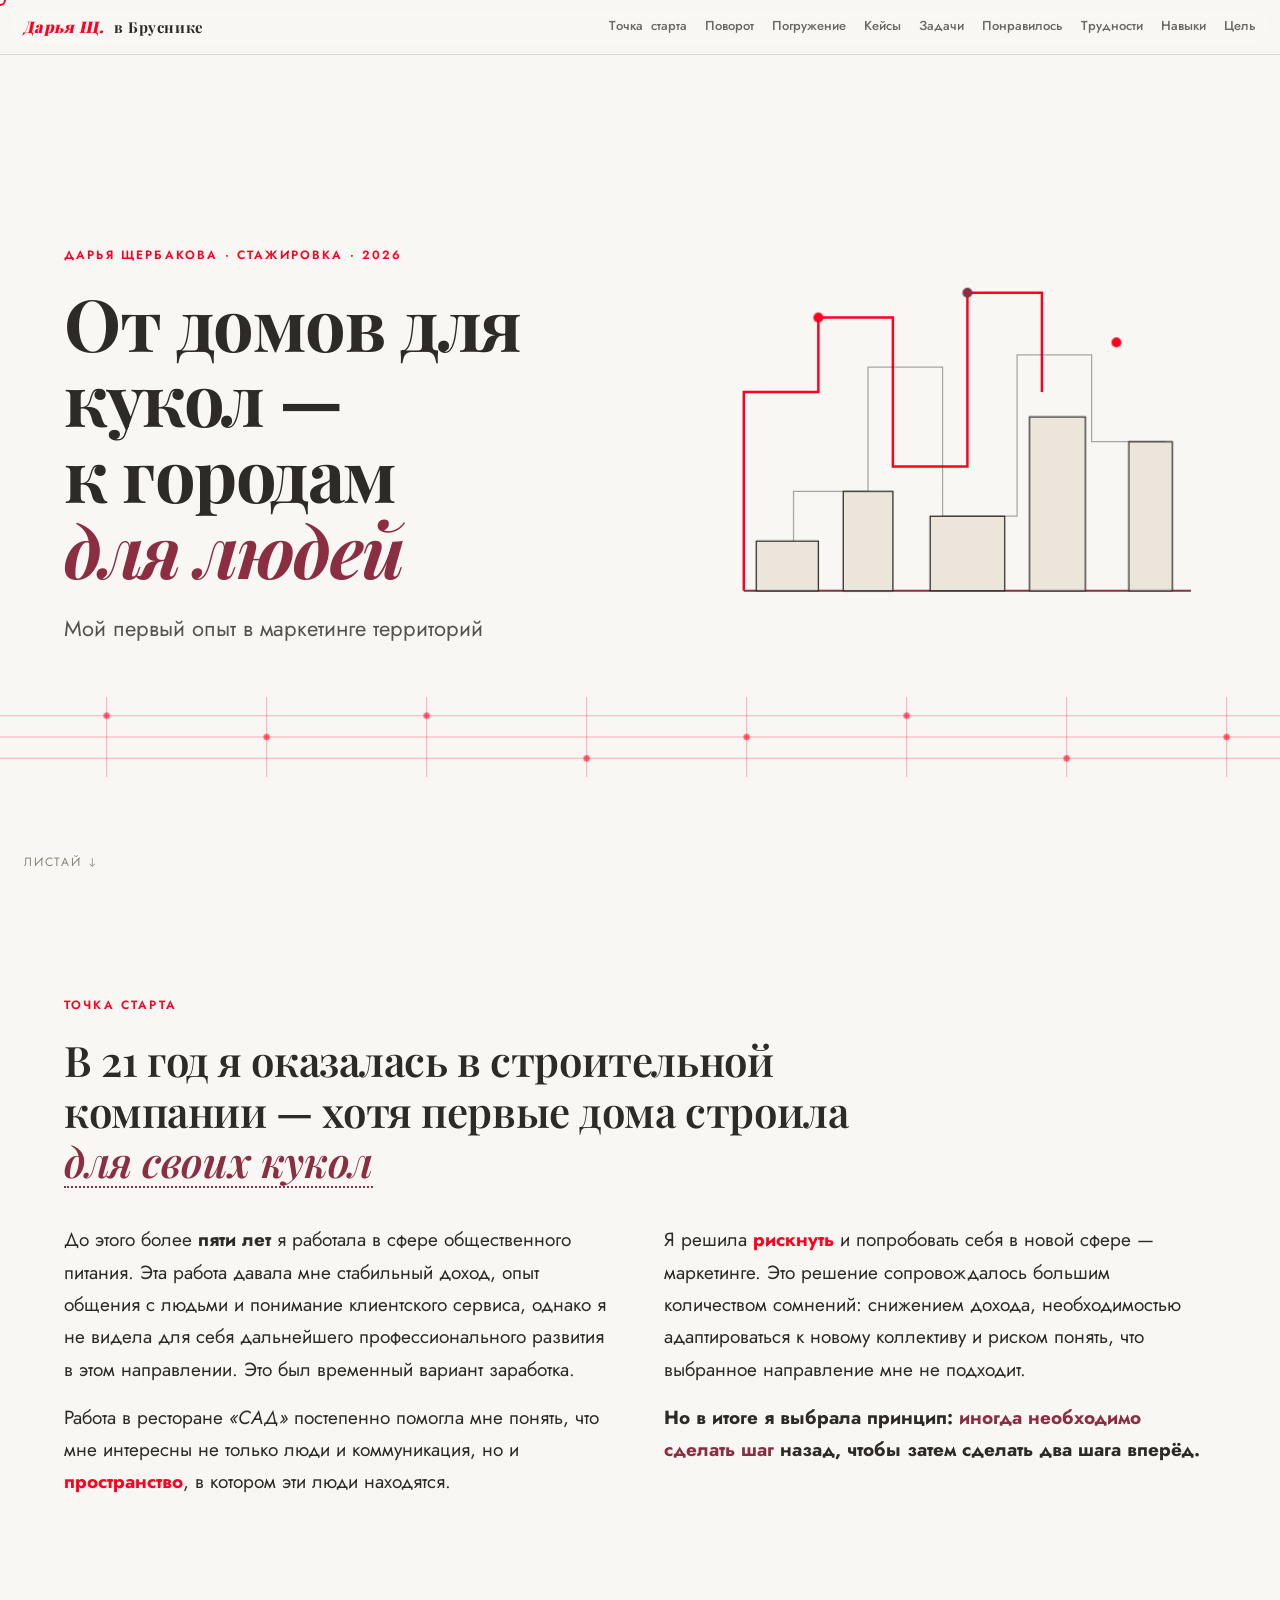
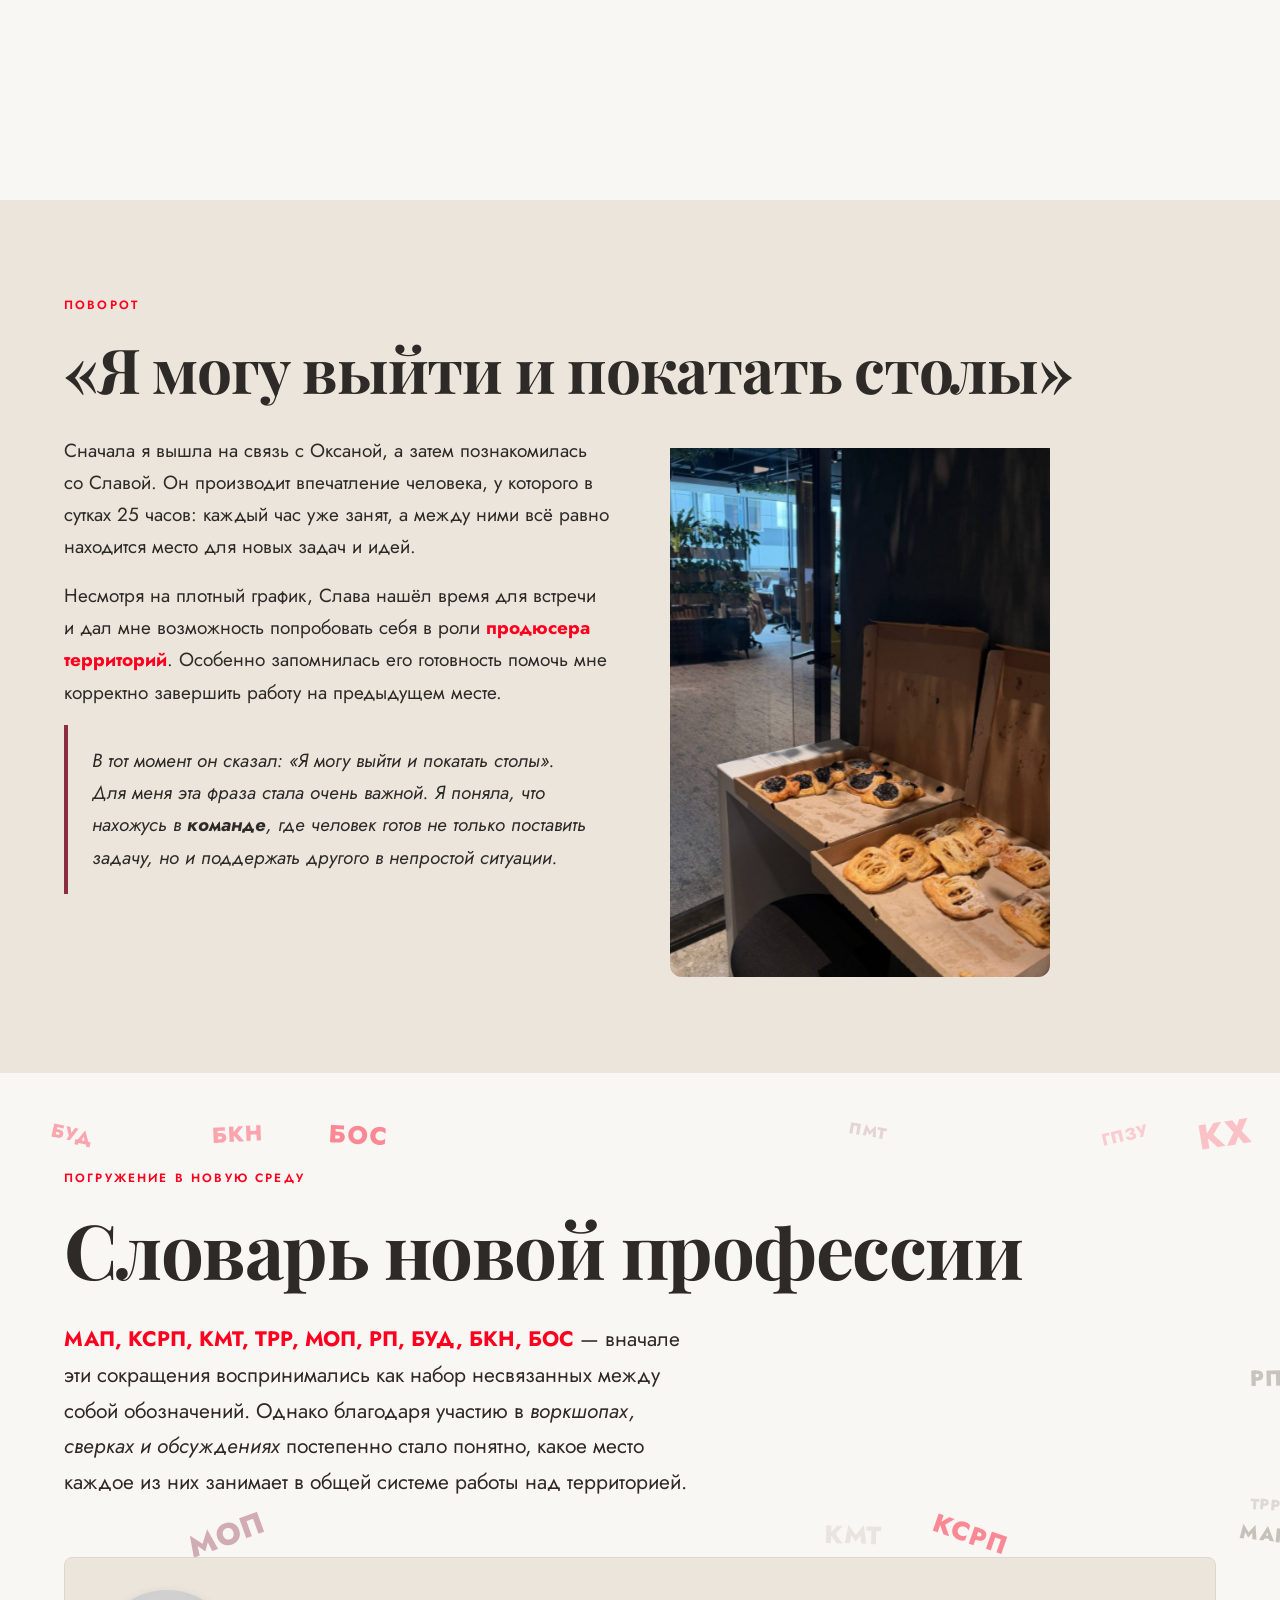
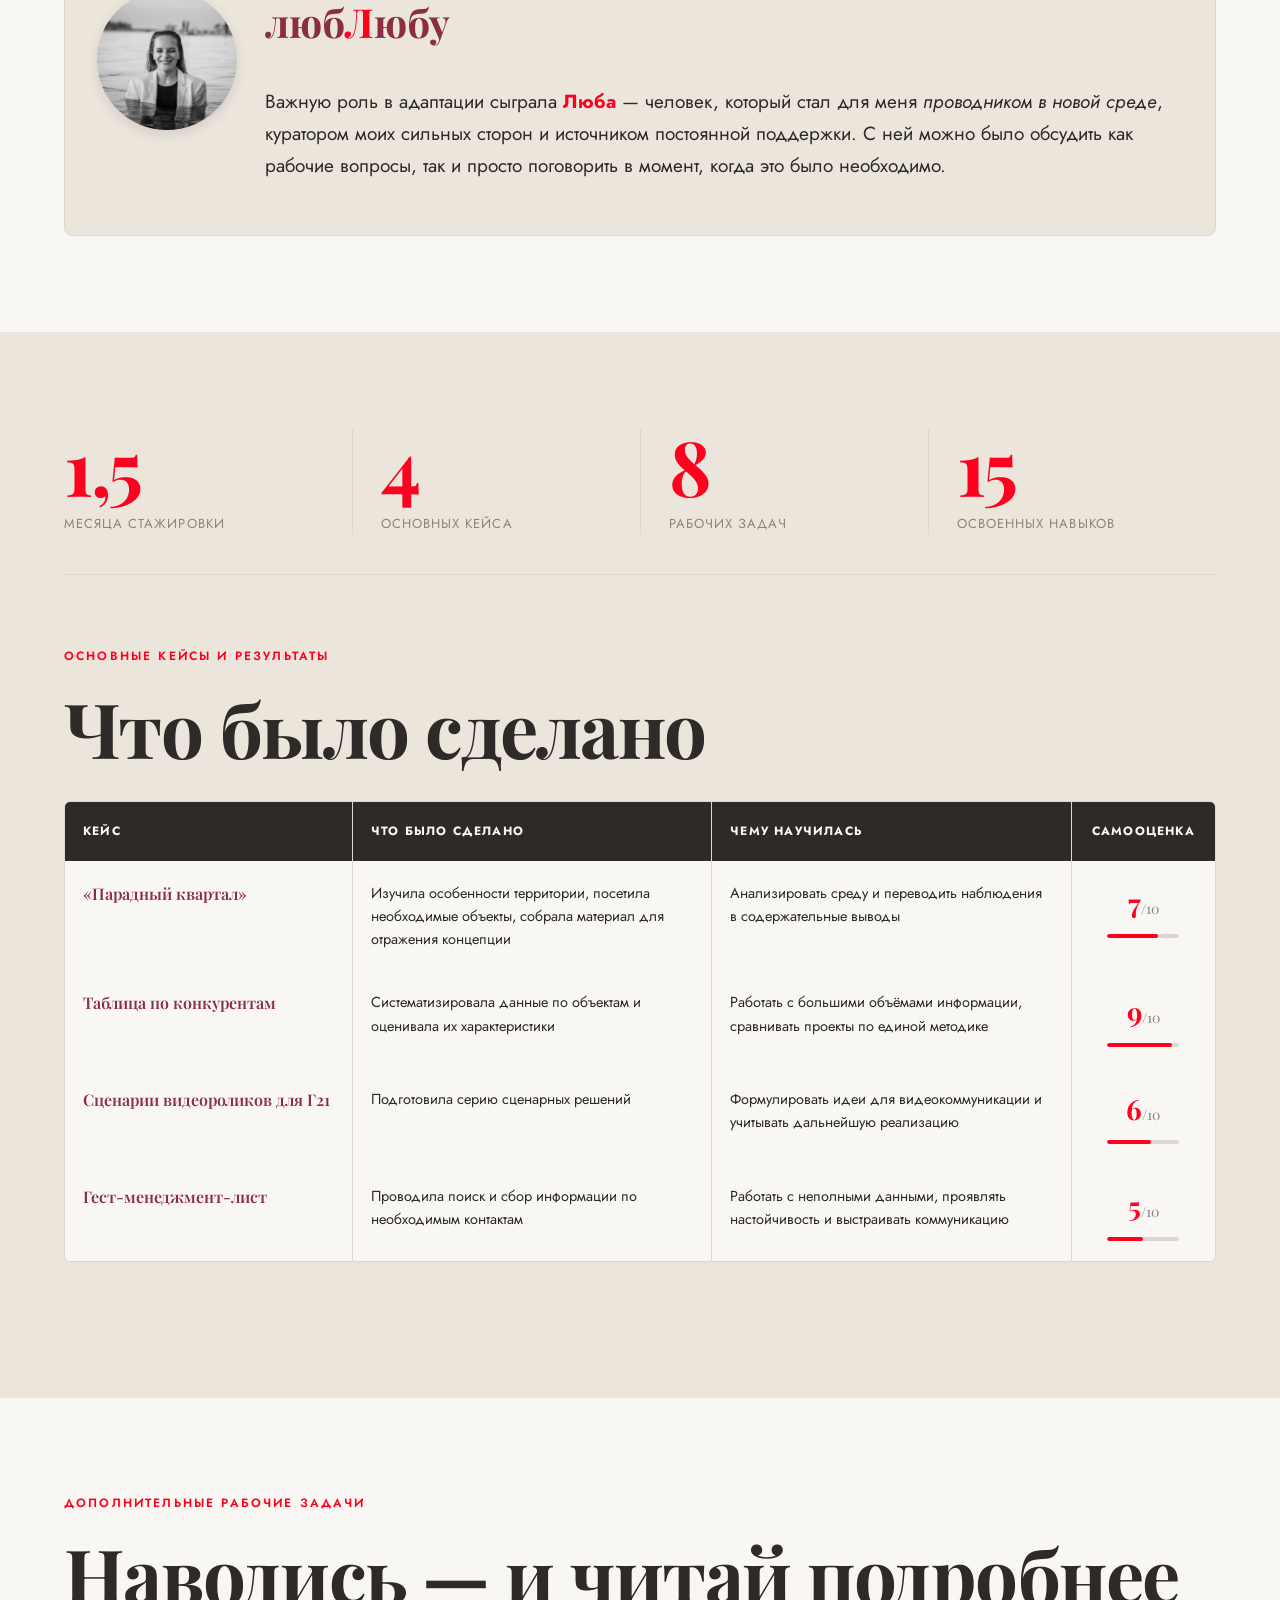
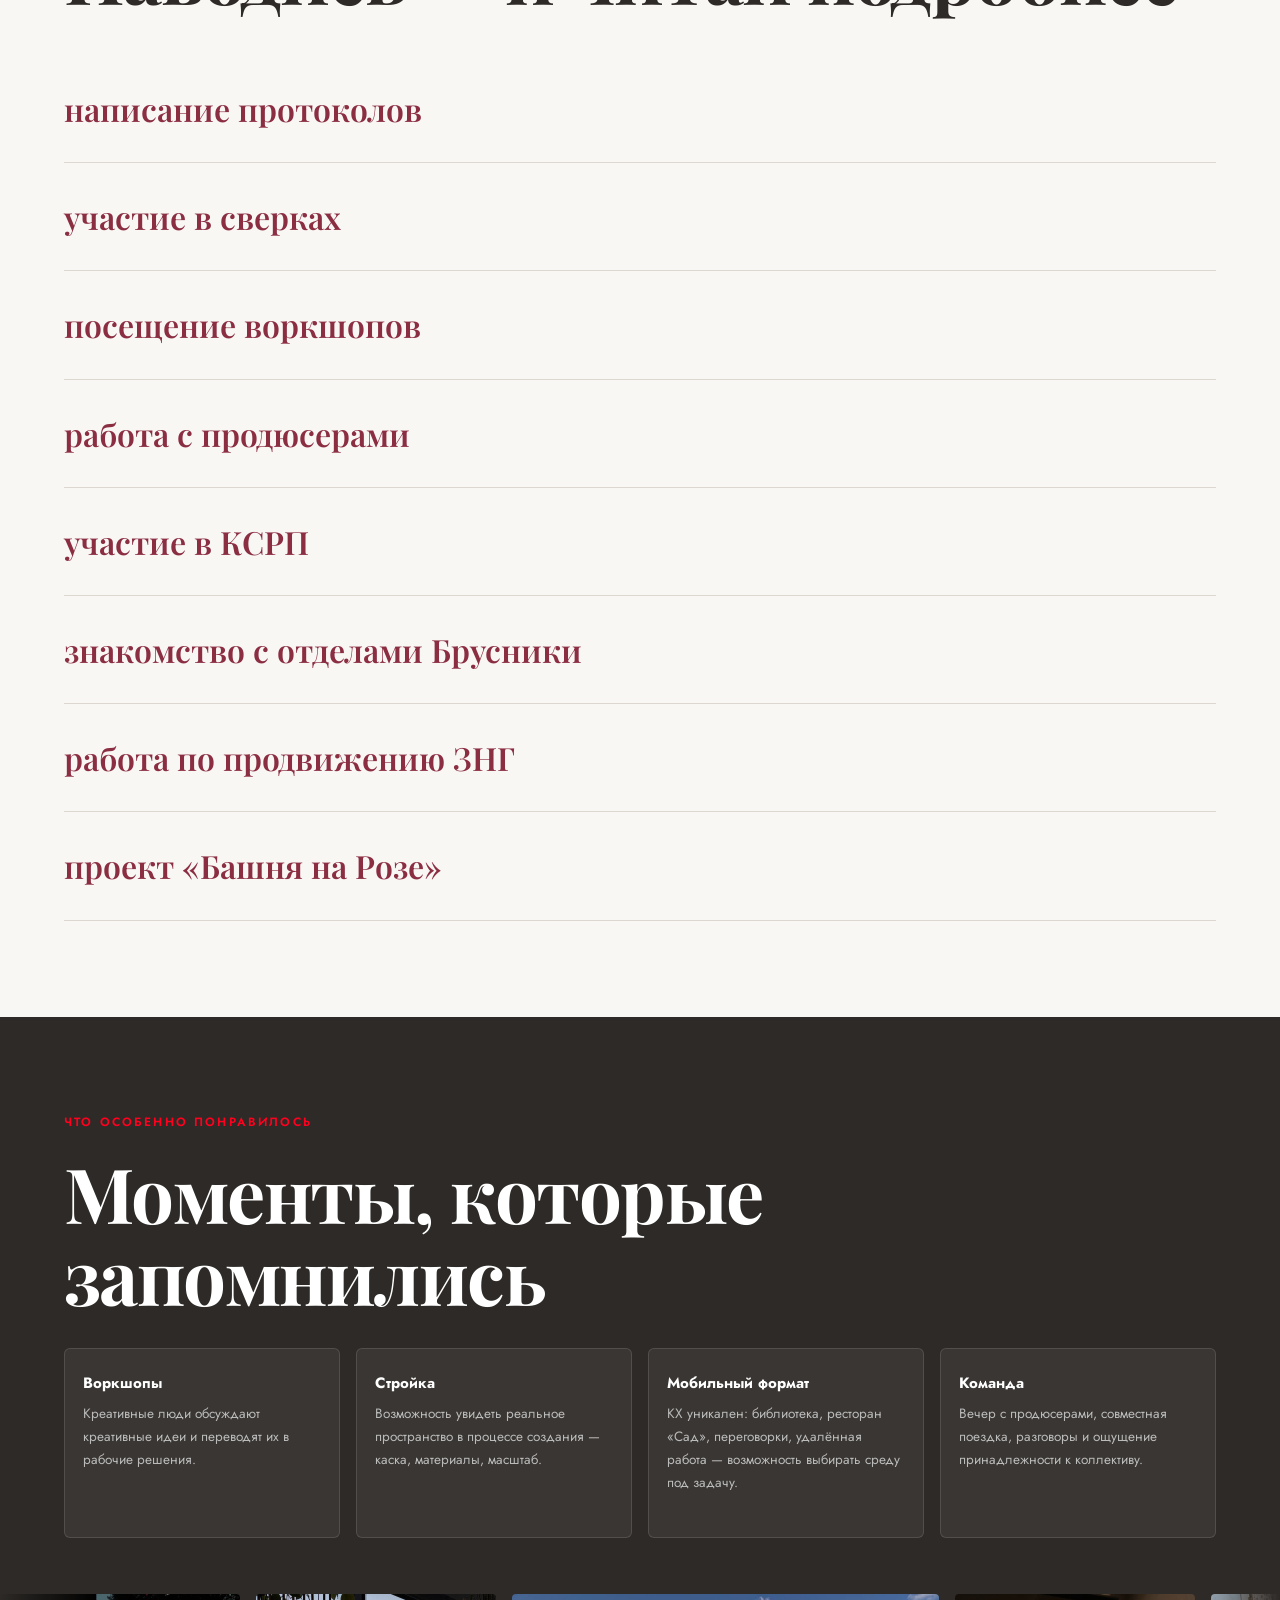
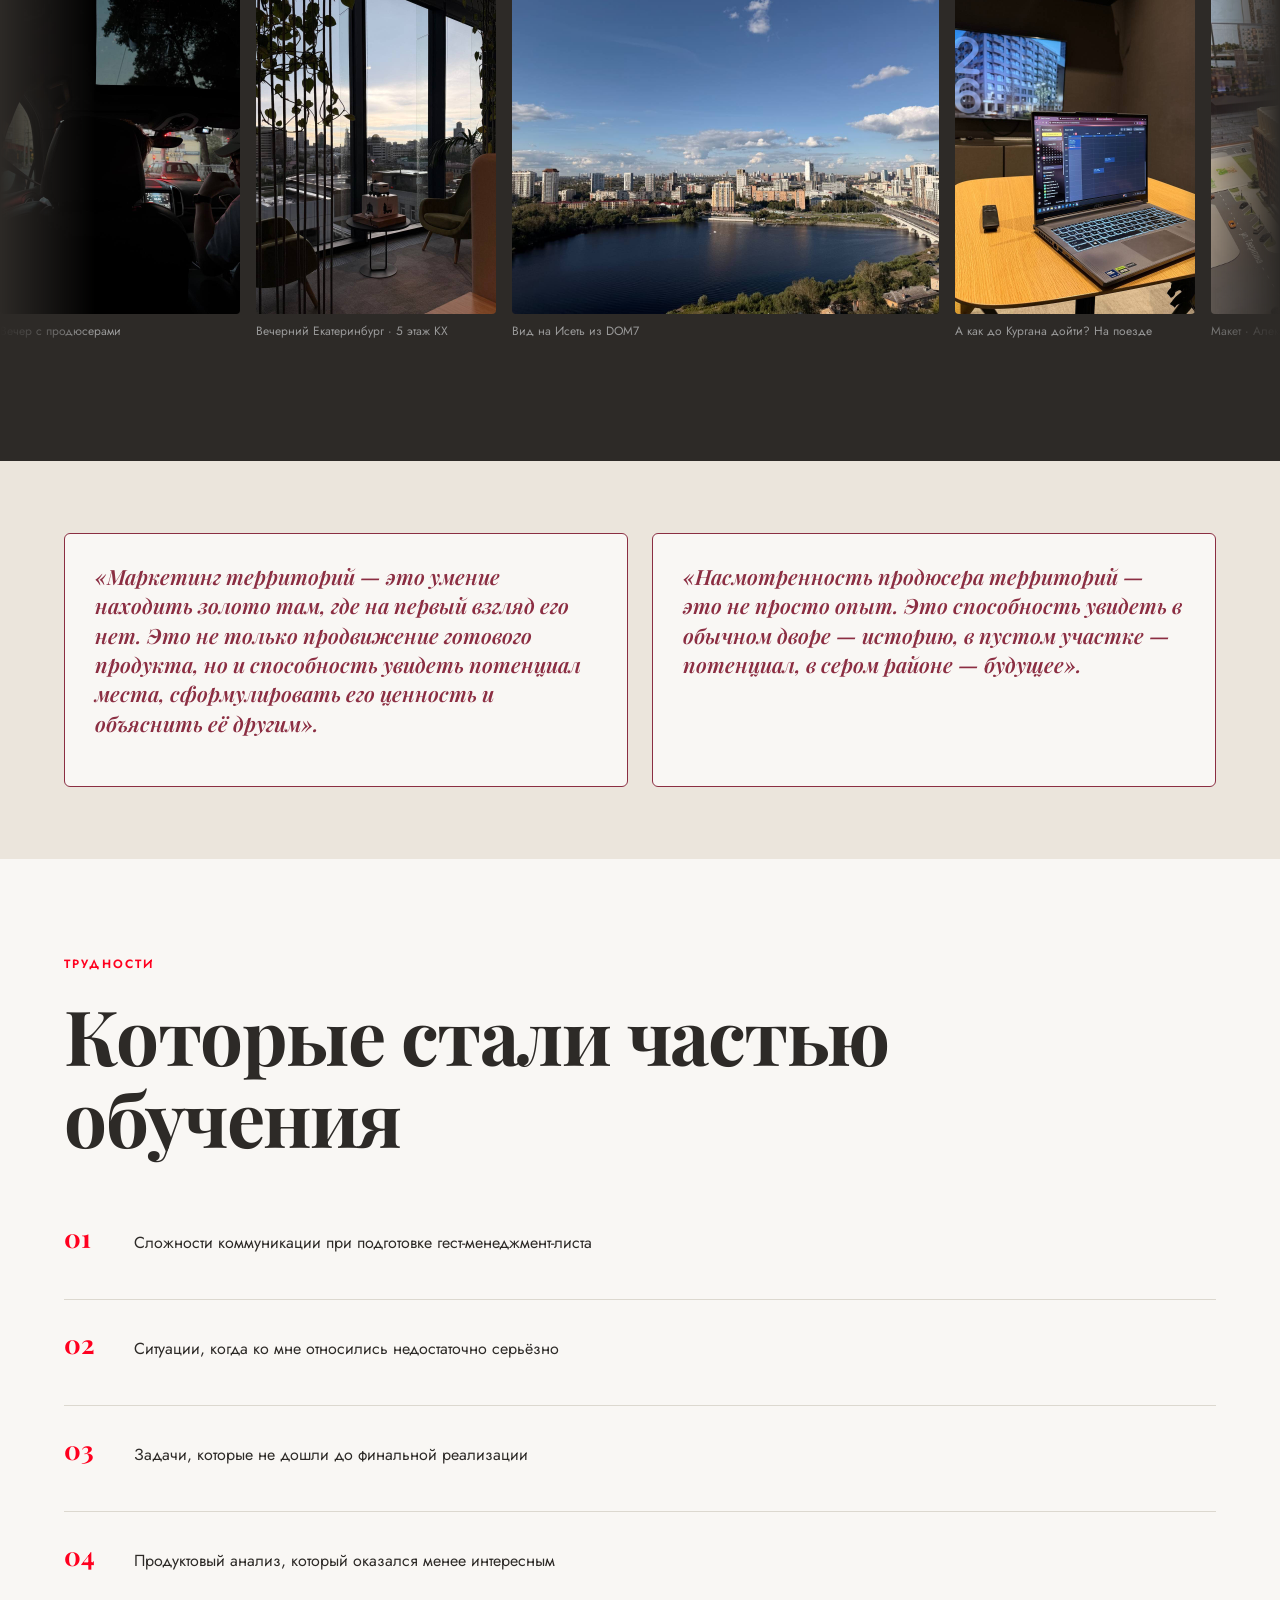
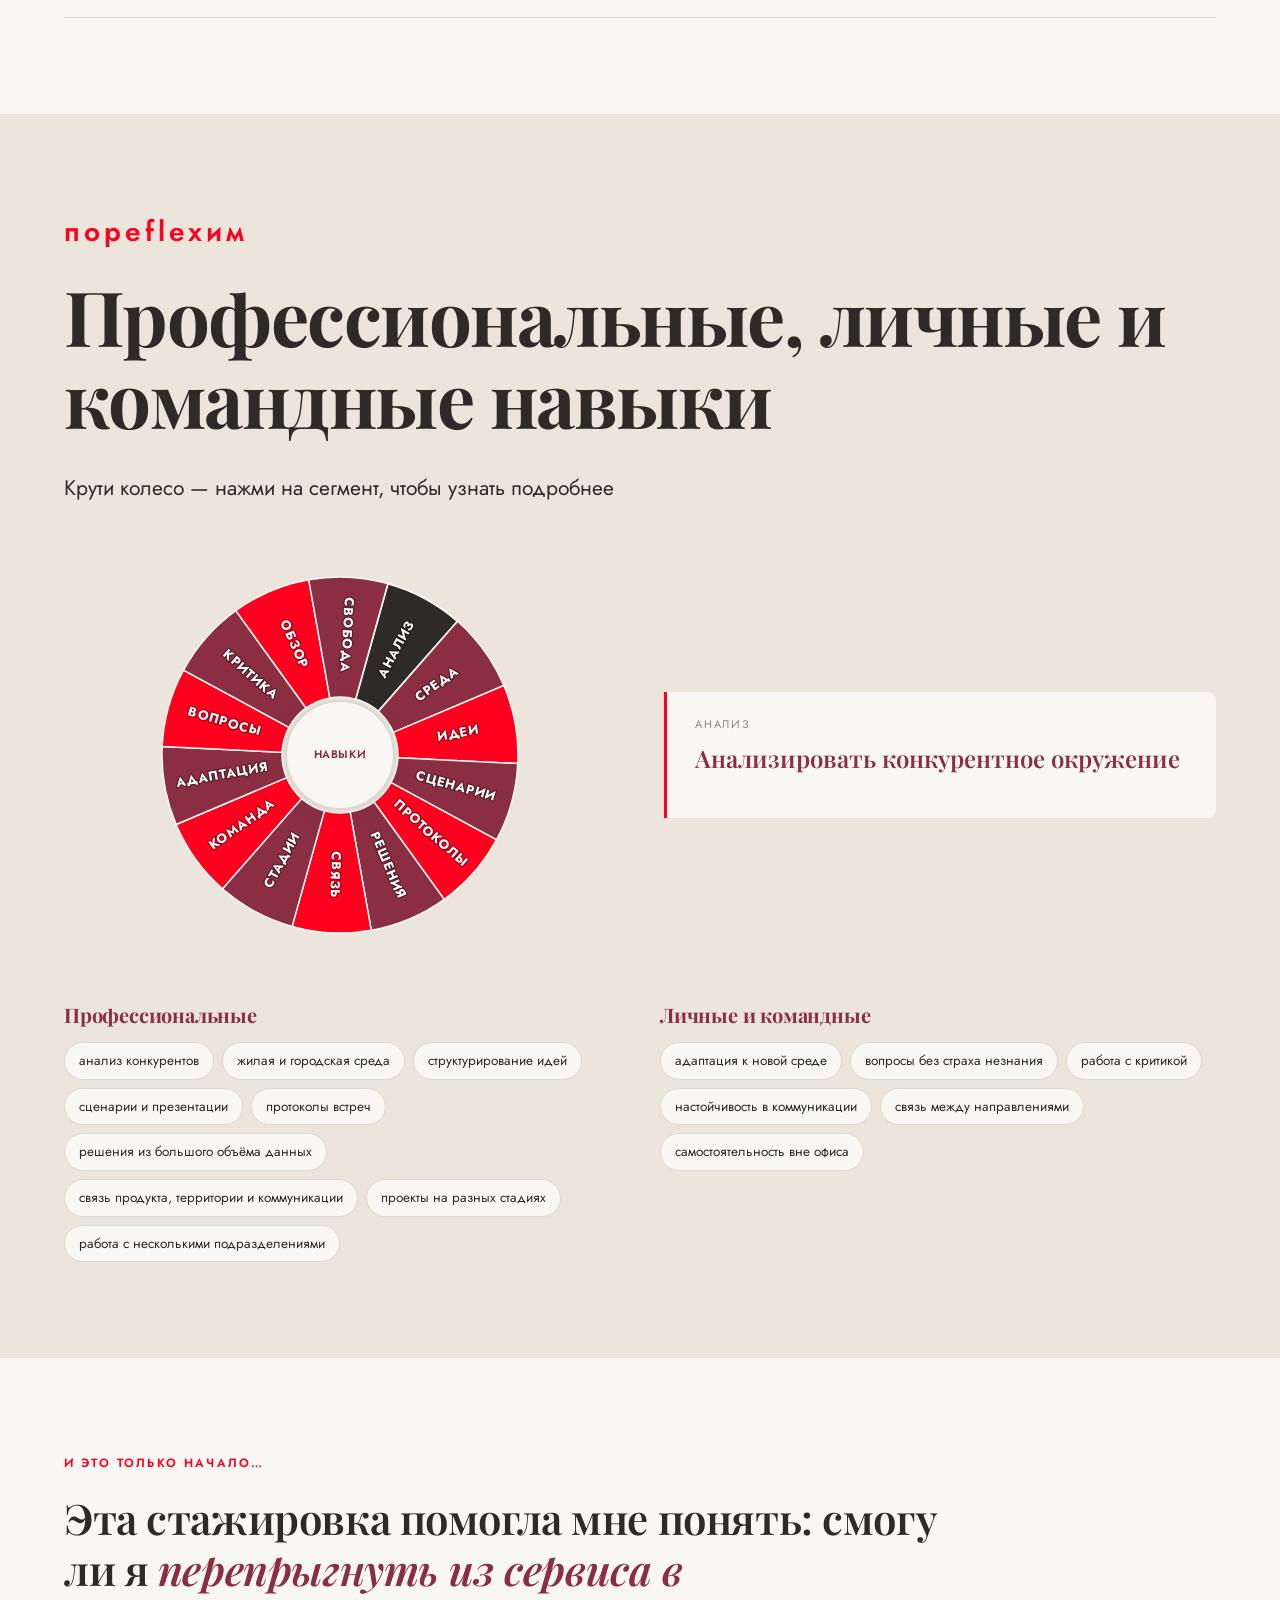
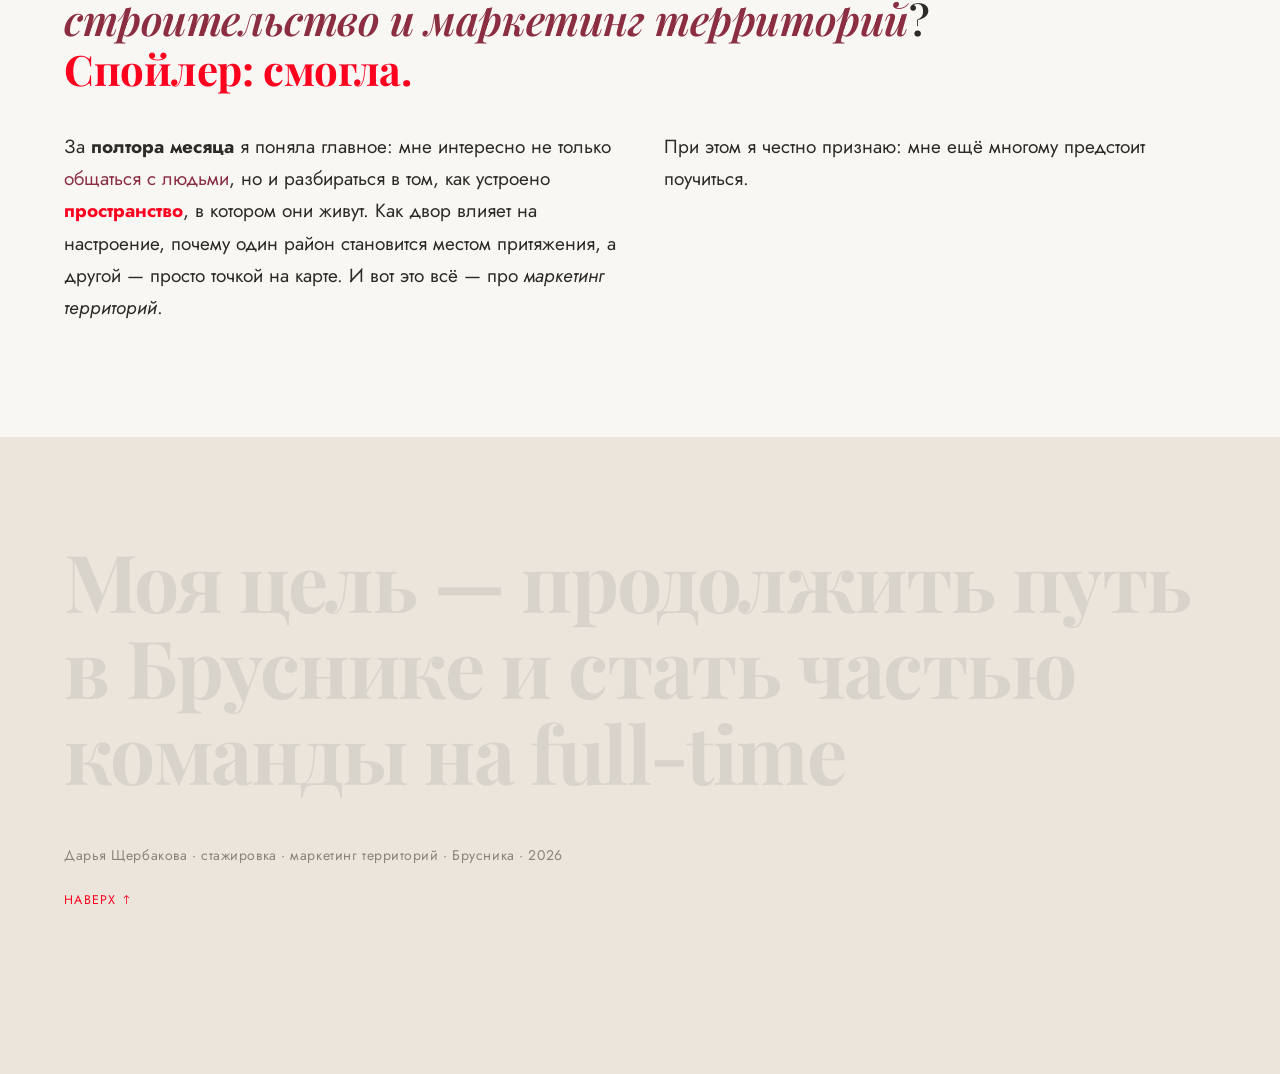
<file: index.html>
<!doctype html>
<html lang="ru">
	<head>
		<meta charset="UTF-8" />
		<meta name="viewport" content="width=device-width, initial-scale=1.0" />
		<title>От домов для кукол — к городам для людей · Дарья Щербакова</title>
		<meta
			name="description"
			content="Отчёт о первом опыте в маркетинге территорий. Дарья Щербакова · Брусника · 2026"
		/>
		<meta name="robots" content="noindex" />
		<link rel="preconnect" href="https://fonts.googleapis.com" />
		<link rel="preconnect" href="https://fonts.gstatic.com" crossorigin />
		<link
			href="https://fonts.googleapis.com/css2?family=Jost:wght@400;500;600&family=Manrope:wght@400;500;600&family=Playfair+Display:ital,wght@0,400;0,600;0,700;0,900;1,400&display=swap"
			rel="stylesheet"
		/>
		<link rel="stylesheet" href="styles.css" />
	</head>
	<body>
		<div class="progress-bar" id="progressBar" aria-hidden="true"></div>
		<div class="cursor" id="cursor" aria-hidden="true"></div>
		<div class="cursor-glow" id="cursorGlow" aria-hidden="true"></div>

		<nav>
			<div class="logo"><span class="logo-name">Дарья Щ.</span> в Бруснике</div>
			<div class="links">
				<a href="#start" class="nav-link">Точка&nbsp;&nbsp;старта</a>
				<a href="#turn" class="nav-link">Поворот</a>
				<a href="#dive" class="nav-link">Погружение</a>
				<a href="#cases" class="nav-link">Кейсы</a>
				<a href="#tasks" class="nav-link">Задачи</a>
				<a href="#liked" class="nav-link">Понравилось</a>
				<a href="#hard" class="nav-link">Трудности</a>
				<a href="#reflect" class="nav-link">Навыки</a>
				<a href="#final" class="nav-link">Цель</a>
			</div>
		</nav>

		<!-- HERO -->
		<header class="hero" id="top">
			<div class="wrap hero-grid">
				<div class="hero-text">
					<div class="kicker reveal">Дарья Щербакова · Стажировка · 2026</div>
					<h1 class="reveal">
						От домов для кукол —<br />к городам <em>для людей</em>
					</h1>
					<p class="sub reveal">Мой первый опыт в маркетинге территорий</p>
				</div>
				<div class="hero-graphic reveal" aria-hidden="true">
					<svg
						class="city-lines"
						viewBox="0 0 400 320"
						fill="none"
						xmlns="http://www.w3.org/2000/svg"
					>
						<path
							class="line line-1"
							d="M20 280 L20 120 L80 120 L80 60 L140 60 L140 180 L200 180 L200 40 L260 40 L260 140 L320 140 L320 80 L380 80 L380 280"
							stroke="#FF001F"
							stroke-width="2"
						/>
						<path
							class="line line-2"
							d="M20 280 L380 280"
							stroke="#8B2E42"
							stroke-width="1.5"
						/>
						<path
							class="line line-3"
							d="M60 280 L60 200 L120 200 L120 100 L180 100 L180 220 L240 220 L240 90 L300 90 L300 160 L360 160 L360 280"
							stroke="#2D2A27"
							stroke-width="1"
							opacity="0.4"
						/>
						<circle class="dot dot-1" cx="80" cy="60" r="4" fill="#FF001F" />
						<circle class="dot dot-2" cx="200" cy="40" r="4" fill="#8B2E42" />
						<circle class="dot dot-3" cx="320" cy="80" r="4" fill="#FF001F" />
						<rect
							class="block block-1"
							x="30"
							y="240"
							width="50"
							height="40"
							fill="#EBE5DC"
							stroke="#2D2A27"
							stroke-width="1"
						/>
						<rect
							class="block block-2"
							x="100"
							y="200"
							width="40"
							height="80"
							fill="#EBE5DC"
							stroke="#2D2A27"
							stroke-width="1"
						/>
						<rect
							class="block block-3"
							x="170"
							y="220"
							width="60"
							height="60"
							fill="#EBE5DC"
							stroke="#2D2A27"
							stroke-width="1"
						/>
						<rect
							class="block block-4"
							x="250"
							y="140"
							width="45"
							height="140"
							fill="#EBE5DC"
							stroke="#2D2A27"
							stroke-width="1"
						/>
						<rect
							class="block block-5"
							x="330"
							y="160"
							width="35"
							height="120"
							fill="#EBE5DC"
							stroke="#2D2A27"
							stroke-width="1"
						/>
					</svg>
				</div>
			</div>
			<div class="hero-animation">
				<svg class="city-plan" viewBox="0 0 1200 80" preserveAspectRatio="xMidYMid slice">
					<!-- Горизонтальные линии -->
					<line class="plan-line h-line-1" x1="0" y1="20" x2="1200" y2="20" />
					<line class="plan-line h-line-2" x1="0" y1="40" x2="1200" y2="40" />
					<line class="plan-line h-line-3" x1="0" y1="60" x2="1200" y2="60" />
					
					<!-- Вертикальные линии -->
					<line class="plan-line v-line-1" x1="100" y1="0" x2="100" y2="80" />
					<line class="plan-line v-line-2" x1="250" y1="0" x2="250" y2="80" />
					<line class="plan-line v-line-3" x1="400" y1="0" x2="400" y2="80" />
					<line class="plan-line v-line-4" x1="550" y1="0" x2="550" y2="80" />
					<line class="plan-line v-line-5" x1="700" y1="0" x2="700" y2="80" />
					<line class="plan-line v-line-6" x1="850" y1="0" x2="850" y2="80" />
					<line class="plan-line v-line-7" x1="1000" y1="0" x2="1000" y2="80" />
					<line class="plan-line v-line-8" x1="1150" y1="0" x2="1150" y2="80" />
					
					<!-- Пульсирующие точки на пересечениях -->
					<circle class="plan-dot dot-1" cx="100" cy="20" r="3" />
					<circle class="plan-dot dot-2" cx="250" cy="40" r="3" />
					<circle class="plan-dot dot-3" cx="400" cy="20" r="3" />
					<circle class="plan-dot dot-4" cx="550" cy="60" r="3" />
					<circle class="plan-dot dot-5" cx="700" cy="40" r="3" />
					<circle class="plan-dot dot-6" cx="850" cy="20" r="3" />
					<circle class="plan-dot dot-7" cx="1000" cy="60" r="3" />
					<circle class="plan-dot dot-8" cx="1150" cy="40" r="3" />
					
					<!-- Машинки на горизонтальных линиях - пробка -->
					<!-- Линия 1 -->
					<g class="car car-1-1">
						<rect x="0" y="17" width="18" height="6" rx="2" fill="#ff001f" />
						<circle cx="4" cy="23" r="2" fill="#2d2a27" />
						<circle cx="14" cy="23" r="2" fill="#2d2a27" />
					</g>
					<g class="car car-1-2">
						<rect x="0" y="17" width="18" height="6" rx="2" fill="#8b2e42" />
						<circle cx="4" cy="23" r="2" fill="#2d2a27" />
						<circle cx="14" cy="23" r="2" fill="#2d2a27" />
					</g>
					<g class="car car-1-3">
						<rect x="0" y="17" width="18" height="6" rx="2" fill="#8a8578" />
						<circle cx="4" cy="23" r="2" fill="#2d2a27" />
						<circle cx="14" cy="23" r="2" fill="#2d2a27" />
					</g>
					
					<!-- Линия 2 -->
					<g class="car car-2-1">
						<rect x="0" y="37" width="18" height="6" rx="2" fill="#2d2a27" />
						<circle cx="4" cy="43" r="2" fill="#1a1816" />
						<circle cx="14" cy="43" r="2" fill="#1a1816" />
					</g>
					<g class="car car-2-2">
						<rect x="0" y="37" width="18" height="6" rx="2" fill="#ff001f" />
						<circle cx="4" cy="43" r="2" fill="#2d2a27" />
						<circle cx="14" cy="43" r="2" fill="#2d2a27" />
					</g>
					<g class="car car-2-3">
						<rect x="0" y="37" width="18" height="6" rx="2" fill="#dcd8cf" />
						<circle cx="4" cy="43" r="2" fill="#2d2a27" />
						<circle cx="14" cy="43" r="2" fill="#2d2a27" />
					</g>
					
					<!-- Линия 3 -->
					<g class="car car-3-1">
						<rect x="0" y="57" width="18" height="6" rx="2" fill="#8b2e42" />
						<circle cx="4" cy="63" r="2" fill="#2d2a27" />
						<circle cx="14" cy="63" r="2" fill="#2d2a27" />
					</g>
					<g class="car car-3-2">
						<rect x="0" y="57" width="18" height="6" rx="2" fill="#8a8578" />
						<circle cx="4" cy="63" r="2" fill="#2d2a27" />
						<circle cx="14" cy="63" r="2" fill="#2d2a27" />
					</g>
					<g class="car car-3-3">
						<rect x="0" y="57" width="18" height="6" rx="2" fill="#ff001f" />
						<circle cx="4" cy="63" r="2" fill="#2d2a27" />
						<circle cx="14" cy="63" r="2" fill="#2d2a27" />
					</g>
				</svg>
			</div>
			<div class="scroll-hint">Листай ↓</div>
		</header>

		<!-- ТОЧКА СТАРТА -->
		<section id="start" class="story">
			<div class="wrap">
				<div class="kicker reveal">Точка старта</div>
				<blockquote class="reveal quote-large">
					В 21 год я оказалась в строительной компании — хотя первые дома
					строила
					<em class="dolls-trigger" tabindex="0">для своих кукол</em>
				</blockquote>
				<div class="start-stage">
					<div class="cols reveal">
						<div>
							<p>
								До этого более <strong>пяти лет</strong> я работала в сфере
								общественного питания. Эта работа давала мне стабильный доход,
								опыт общения с людьми и понимание клиентского сервиса, однако я
								не видела для себя дальнейшего профессионального развития в этом
								направлении. Это был временный вариант заработка.
							</p>
							<p>
								Работа в ресторане <em>«САД»</em> постепенно помогла мне понять,
								что мне интересны не только люди и коммуникация, но и
								<span class="highlight-text">пространство</span>, в котором эти
								люди находятся.
							</p>
						</div>
						<div>
							<p>
								Я решила <strong class="highlight-text">рискнуть</strong> и
								попробовать себя в новой сфере — маркетинге. Это решение
								сопровождалось большим количеством сомнений: снижением дохода,
								необходимостью адаптироваться к новому коллективу и риском
								понять, что выбранное направление мне не подходит.
							</p>
							<p>
								<strong
									>Но в итоге я выбрала принцип:
									<span class="text-wine">иногда необходимо сделать шаг</span>
									назад, чтобы затем сделать два шага вперёд.</strong
								>
							</p>
						</div>
					</div>
					<figure class="start-pop">
						<img
							src="img/детство_первые_объекты.jpeg"
							alt="Детское фото: домик из картонной коробки для кукол"
							loading="lazy"
						/>
						<figcaption>Я и мои первые «объекты»</figcaption>
					</figure>
				</div>
			</div>
		</section>

		<!-- ПОВОРОТ -->
		<section id="turn">
			<div class="wrap">
				<div class="kicker reveal">Поворот</div>
				<h2 class="h2 turn-title reveal">«Я могу выйти и покатать столы»</h2>
				<div class="turn-grid reveal">
					<div>
						<div class="turn-text">
							<p>
								Сначала я вышла на связь с Оксаной, а затем познакомилась со
								Славой. Он производит впечатление человека, у которого в сутках
								25 часов: каждый час уже занят, а между ними всё равно находится
								место для новых задач и идей.
							</p>
							<p>
								Несмотря на плотный график, Слава нашёл время для встречи и дал
								мне возможность попробовать себя в роли
								<span class="highlight-text">продюсера территорий</span>.
								Особенно запомнилась его готовность помочь мне корректно
								завершить работу на предыдущем месте.
							</p>
							<p class="highlight">
								В тот момент он сказал:
								<em>«Я могу выйти и покатать столы»</em>. Для меня эта фраза
								стала очень важной. Я поняла, что нахожусь в
								<strong>команде</strong>, где человек готов не только поставить
								задачу, но и поддержать другого в непростой ситуации.
							</p>
						</div>
					</div>
					<figure class="turn-photo">
						<img
							src="img/первые_дни_слойки_от_Славы.jpeg"
							alt="Первые дни — слойки от Славы"
							loading="lazy"
						/>
						<figcaption>Первые дни. Слойки от Славы</figcaption>
					</figure>
				</div>
			</div>
		</section>

		<!-- ПОГРУЖЕНИЕ -->
		<section id="dive" class="dive-sec">
			<div class="wrap">
				<div class="boom-wrap">
					<div class="boom" id="boom" aria-hidden="true"></div>
					<div class="kicker reveal">Погружение в новую среду</div>
					<h2 class="h2 reveal">Словарь новой профессии</h2>
					<p class="lead reveal">
						<strong class="highlight-text"
							>МАП, КСРП, КМТ, ТРР, МОП, РП, БУД, БКН, БОС</strong
						>
						— вначале эти сокращения воспринимались как набор несвязанных между
						собой обозначений. Однако благодаря участию в
						<em>воркшопах, сверках и обсуждениях</em> постепенно стало понятно,
						какое место каждое из них занимает в общей системе работы над
						территорией.
					</p>
				</div>

				<div class="lyuba reveal">
					<div class="lyuba-photo-wrap">
						<img
							src="img/люба.jpeg"
							alt="Люба"
							class="lyuba-img"
							loading="lazy"
						/>
					</div>
					<div class="lyuba-text">
						<div class="lyuba-tag">люб<span class="heart">Л</span>юбу</div>
						<p>
							Важную роль в адаптации сыграла
							<strong class="highlight-text">Люба</strong> — человек, который
							стал для меня <em>проводником в новой среде</em>, куратором моих
							сильных сторон и источником постоянной поддержки. С ней можно было
							обсудить как рабочие вопросы, так и просто поговорить в момент,
							когда это было необходимо.
						</p>
					</div>
				</div>
			</div>
		</section>

		<!-- КЕЙСЫ -->
		<section id="cases">
			<div class="wrap">
				<div class="stats reveal">
					<div class="stat">
						<span class="stat-num" data-count="1.5" data-decimals="1">0</span>
						<span class="stat-label">месяца стажировки</span>
					</div>
					<div class="stat">
						<span class="stat-num" data-count="4">0</span>
						<span class="stat-label">основных кейса</span>
					</div>
					<div class="stat">
						<span class="stat-num" data-count="8">0</span>
						<span class="stat-label">рабочих задач</span>
					</div>
					<div class="stat">
						<span class="stat-num" data-count="15">0</span>
						<span class="stat-label">освоенных навыков</span>
					</div>
				</div>
				<div class="kicker reveal">Основные кейсы и результаты</div>
				<h2 class="h2 reveal">Что было сделано</h2>
				<div class="cases-table reveal">
					<div class="case-row case-head">
						<div>Кейс</div>
						<div>Что было сделано</div>
						<div>Чему научилась</div>
						<div>Самооценка</div>
					</div>
					<div class="case-row">
						<div class="case-name">«Парадный квартал»</div>
						<div>
							Изучила особенности территории, посетила необходимые объекты,
							собрала материал для отражения концепции
						</div>
						<div>
							Анализировать среду и переводить наблюдения в содержательные
							выводы
						</div>
						<div class="score">
							7<span>/10</span>
							<span class="score-bar" style="--v: 7" aria-hidden="true"></span>
						</div>
					</div>
					<div class="case-row">
						<div class="case-name">Таблица по конкурентам</div>
						<div>
							Систематизировала данные по объектам и оценивала их характеристики
						</div>
						<div>
							Работать с большими объёмами информации, сравнивать проекты по
							единой методике
						</div>
						<div class="score">
							9<span>/10</span>
							<span class="score-bar" style="--v: 9" aria-hidden="true"></span>
						</div>
					</div>
					<div class="case-row">
						<div class="case-name">Сценарии видеороликов для Г21</div>
						<div>Подготовила серию сценарных решений</div>
						<div>
							Формулировать идеи для видеокоммуникации и учитывать дальнейшую
							реализацию
						</div>
						<div class="score">
							6<span>/10</span>
							<span class="score-bar" style="--v: 6" aria-hidden="true"></span>
						</div>
					</div>
					<div class="case-row">
						<div class="case-name">Гест-менеджмент-лист</div>
						<div>
							Проводила поиск и сбор информации по необходимым контактам
						</div>
						<div>
							Работать с неполными данными, проявлять настойчивость и
							выстраивать коммуникацию
						</div>
						<div class="score">
							5<span>/10</span>
							<span class="score-bar" style="--v: 5" aria-hidden="true"></span>
						</div>
					</div>
				</div>
			</div>
		</section>

		<!-- ДОП ЗАДАЧИ -->
		<section id="tasks" class="tasks-sec">
			<div class="wrap">
				<div class="kicker reveal">Дополнительные рабочие задачи</div>
				<h2 class="h2 reveal">Наводись — и читай подробнее</h2>
				<div class="tasks-list">
					<div class="task-item reveal" data-task>
						<div class="task-short">написание протоколов</div>
						<div class="task-full">
							Отдельным направлением работы стала подготовка протоколов встреч.
							Постепенно эта задача превратилась из вспомогательной и монотонной
							в одну из наиболее интересных для меня. Она напомнила мне
							конспектирование, которым я регулярно занималась в школе и
							университете, но приобрела прикладное значение: необходимо не
							просто записать всё сказанное, а выделить главные идеи, решения,
							поручения и точки дальнейшей проработки.
						</div>
					</div>
					<div class="task-item reveal" data-task>
						<div class="task-short">участие в сверках</div>
						<div class="task-full">
							Регулярное участие в сверках помогло понять, как команда движется
							к общей цели и где мой вклад влияет на результат.
						</div>
					</div>
					<div class="task-item reveal" data-task>
						<div class="task-short">посещение воркшопов</div>
						<div class="task-full">
							Воркшопы по маркетингу территорий — место, где креативные люди
							обсуждают идеи и переводят их в рабочие решения.
						</div>
					</div>
					<div class="task-item reveal" data-task>
						<div class="task-short">работа с продюсерами</div>
						<div class="task-full">
							Взаимодействие с опытными продюсерами дало понимание, как устроена
							профессия изнутри — от идеи до защиты.
						</div>
					</div>
					<div class="task-item reveal" data-task>
						<div class="task-short">участие в КСРП</div>
						<div class="task-full">
							КСРП оказалось для меня особенно волнительным мероприятием.
							Несмотря на отсутствие страха публичных выступлений, я переживала
							за докладчиков. Это напоминало погружение в клетке в океан к
							акулам: главная задача — выдержать давление, сохранить идею и
							выйти из обсуждения сильнее. В то же время именно там я увидела,
							что критика может быть не препятствием, а точкой роста. В будущем
							мне хотелось бы самостоятельно защищать один из проектов на КСРП.
						</div>
					</div>
					<figure class="task-photo task-photo-inline reveal">
						<img
							src="img/КСРП_интересный_макет_и_внутренний_страх.jpeg"
							alt="КСРП — макет и внутренний страх"
							loading="lazy"
						/>
						<figcaption>КСРП — интересный макет и внутренний страх</figcaption>
					</figure>
					<div class="task-item reveal" data-task>
						<div class="task-short">знакомство с отделами Брусники</div>
						<div class="task-full">
							Познакомилась с разными подразделениями компании и поняла, как
							связаны продукт, маркетинг и аналитика.
						</div>
					</div>
					<div class="task-item reveal" data-task>
						<div class="task-short">работа по продвижению ЗНГ</div>
						<div class="task-full">
							Участвовала в задачах по продвижению проекта бизнесс-класса —
							новый для меня формат работы с территорией.
						</div>
					</div>
					<div class="task-item reveal" data-task>
						<div class="task-short">проект «Башня на Розе»</div>
						<div class="task-full">
							Работа над проектом «Башня на Розе» — знакомство с особенностями
							позиционирования городского объекта.
						</div>
					</div>
				</div>
				</div>
				</div>
			</div>
		</section>

		<!-- ЧТО ПОНРАВИЛОСЬ -->
		<section id="liked" class="strip-sec">
			<div class="wrap">
				<div class="kicker reveal">Что особенно понравилось</div>
				<h2 class="h2 reveal">Моменты, которые запомнились</h2>
				<div class="liked-grid reveal">
					<div class="liked-card">
						<b>Воркшопы</b>
						<p>
							Креативные люди обсуждают креативные идеи и переводят их в рабочие
							решения.
						</p>
					</div>
					<div class="liked-card">
						<b>Стройка</b>
						<p>
							Возможность увидеть реальное пространство в процессе создания —
							каска, материалы, масштаб.
						</p>
					</div>
					<div class="liked-card">
						<b>Мобильный формат</b>
						<p>
							КХ уникален: библиотека, ресторан «Сад», переговорки, удалённая
							работа — возможность выбирать среду под задачу.
						</p>
					</div>
					<div class="liked-card">
						<b>Команда</b>
						<p>
							Вечер с продюсерами, совместная поездка, разговоры и ощущение
							принадлежности к коллективу.
						</p>
					</div>
				</div>
			</div>
			<div class="strip">
				<div class="strip-track">
					<figure class="shot">
						<img src="img/Вечер_с_продюсерами.jpeg" alt="" loading="lazy" />
						<figcaption>Вечер с продюсерами</figcaption>
					</figure>
					<figure class="shot">
						<img
							src="img/Вечерний Екатерибург_5этаж_КХ.jpeg"
							alt=""
							loading="lazy"
						/>
						<figcaption>Вечерний Екатеринбург · 5 этаж КХ</figcaption>
					</figure>
					<figure class="shot">
						<img src="img/вид_на_исеть_из_DOM7.jpeg" alt="" loading="lazy" />
						<figcaption>Вид на Исеть из DOM7</figcaption>
					</figure>
					<figure class="shot">
						<img
							src="img/-а_как_до_Кургана_дойти-на_поезде.jpeg"
							alt=""
							loading="lazy"
						/>
						<figcaption>А как до Кургана дойти? На поезде</figcaption>
					</figure>
					<figure class="shot">
						<img src="img/Макет_Александровский_сад.jpeg" alt="" loading="lazy" />
						<figcaption>Макет · Александровский сад</figcaption>
					</figure>
					<figure class="shot">
						<img src="img/Обсуждали_самокаты.jpeg" alt="" loading="lazy" />
						<figcaption>Обсуждали самокаты</figcaption>
					</figure>
					<figure class="shot">
						<img src="img/коллаба_с_Around.jpeg" alt="" loading="lazy" />
						<figcaption>Коллаба с Around</figcaption>
					</figure>
					<figure class="shot">
						<img
							src="img/в_роли_модели_для_колабы_с_Around.jpeg"
							alt=""
							loading="lazy"
						/>
						<figcaption>В роли модели для коллабы с Around</figcaption>
					</figure>
					<figure class="shot">
						<img src="img/Зависала_в_офисе_продаж.jpeg" alt="" loading="lazy" />
						<figcaption>Зависала в офисе продаж</figcaption>
					</figure>
					<figure class="shot">
						<img src="img/стойка_ставлю_классы.jpeg" alt="" loading="lazy" />
						<figcaption>Стойка — ставлю классы</figcaption>
					</figure>
					<figure class="shot">
						<img src="img/Работа_с_гест-листом.jpeg" alt="" loading="lazy" />
						<figcaption>Работа с гест-менеджмент-листом</figcaption>
					</figure>
				</div>
			</div>
		</section>

		<!-- ЦИТАТЫ -->
		<section class="quotes-sec">
			<div class="wrap">
				<div class="quotes reveal">
					<blockquote class="mayo">
						<p>
							«Маркетинг территорий — это умение находить золото там, где на
							первый взгляд его нет. Это не только продвижение готового
							продукта, но и способность увидеть потенциал места, сформулировать
							его ценность и объяснить её другим».
						</p>
					</blockquote>
					<blockquote class="mayo">
						<p>
							«Насмотренность продюсера территорий — это не просто опыт. Это
							способность увидеть в обычном дворе — историю, в пустом участке —
							потенциал, в сером районе — будущее».
						</p>
					</blockquote>
				</div>
			</div>
		</section>

		<!-- ТРУДНОСТИ -->
		<section id="hard" class="hard-sec">
			<div class="wrap">
				<div class="kicker reveal">Трудности</div>
				<h2 class="h2 reveal">Которые стали частью обучения</h2>
				<div class="hard-list reveal">
					<div class="hard-item">
						<span class="n">01</span>
						<p>Сложности коммуникации при подготовке гест-менеджмент-листа</p>
					</div>
					<div class="hard-item">
						<span class="n">02</span>
						<p>Ситуации, когда ко мне относились недостаточно серьёзно</p>
					</div>
					<div class="hard-item">
						<span class="n">03</span>
						<p>Задачи, которые не дошли до финальной реализации</p>
					</div>
					<div class="hard-item">
						<span class="n">04</span>
						<p>Продуктовый анализ, который оказался менее интересным</p>
					</div>
				</div>
			</div>
		</section>

		<!-- НАВЫКИ — КОЛЕСО -->
		<section id="reflect" class="wheel-sec">
			<div class="wrap">
				<div class="kicker reflect-title reveal">
					пореflexим
				</div>
				<h2 class="h2 reveal">Профессиональные, личные и командные навыки</h2>
				<p class="lead reveal">
					Крути колесо — нажми на сегмент, чтобы узнать подробнее
				</p>

				<div class="wheel-wrap reveal">
					<div class="wheel-container" id="wheelContainer">
						<div class="wheel-spin" id="wheelSpin">
							<svg
								class="skills-wheel"
								id="skillsWheel"
								viewBox="0 0 400 400"
								role="img"
								aria-label="Колесо навыков"
							></svg>
						</div>
						<div class="wheel-center" aria-hidden="true">
							<span>Навыки</span>
						</div>
					</div>
					<div class="wheel-detail" id="wheelDetail">
						<span class="wheel-detail-label" id="wheelLabel"></span>
						<p class="wheel-detail-text">Выберите сегмент на колесе</p>
					</div>
				</div>

				<div class="skills-lists reveal">
					<div class="skills-col">
						<h3>Профессиональные</h3>
						<ul>
							<li>анализ конкурентов</li>
							<li>жилая и городская среда</li>
							<li>структурирование идей</li>
							<li>сценарии и презентации</li>
							<li>протоколы встреч</li>
							<li>решения из большого объёма данных</li>
							<li>связь продукта, территории и коммуникации</li>
							<li>проекты на разных стадиях</li>
							<li>работа с несколькими подразделениями</li>
						</ul>
					</div>
					<div class="skills-col">
						<h3>Личные и командные</h3>
						<ul>
							<li>адаптация к новой среде</li>
							<li>вопросы без страха незнания</li>
							<li>работа с критикой</li>
							<li>настойчивость в коммуникации</li>
							<li>связь между направлениями</li>
							<li>самостоятельность вне офиса</li>
						</ul>
					</div>
				</div>
			</div>
		</section>

		<!-- ИТОГ -->
		<section class="summary-sec">
			<div class="wrap">
				<div class="kicker reveal">И это только начало…</div>
				<blockquote class="quote-large reveal">
					Эта стажировка помогла мне понять: смогу ли я
					<em>перепрыгнуть из сервиса в строительство и маркетинг территорий</em
					>? <strong class="highlight-text">Спойлер: смогла.</strong>
				</blockquote>
				<div class="cols reveal">
					<p>
						За <strong>полтора месяца</strong> я поняла главное: мне интересно
						не только <span class="text-wine">общаться с людьми</span>, но и
						разбираться в том, как устроено
						<span class="highlight-text">пространство</span>, в котором они
						живут. Как двор влияет на настроение, почему один район становится
						местом притяжения, а другой — просто точкой на карте. И вот это всё
						— про <em>маркетинг территорий</em>.
					</p>
					<p>При этом я честно признаю: мне ещё многому предстоит поучиться.</p>
				</div>
			</div>
		</section>

		<!-- ФИНАЛ — SCROLL FILL -->
		<section id="final" class="finale">
			<div class="wrap">
				<div class="scroll-fill-wrap" id="scrollFillWrap">
					<h2 class="scroll-fill-background" id="scrollFillBg">
						Моя цель — продолжить путь в Бруснике и стать частью команды на
						full-time
					</h2>
					<h2 class="scroll-fill" id="scrollFillText">
						Моя цель — продолжить путь в Бруснике и стать частью команды на
						full-time
					</h2>
				</div>
				<div class="sig reveal">
					Дарья Щербакова · стажировка · маркетинг территорий · Брусника · 2026
				</div>
				<a class="to-top" href="#top">Наверх ↑</a>
			</div>
			<div class="scroll-fill-spacer" aria-hidden="true"></div>
		</section>

		<script src="script.js"></script>
	</body>
</html>
</file>
<file: styles.css>
:root {
	--red: #ff001f;
	--wine: #8b2e42;
	--paper: #f9f7f4;
	--card: #ebe5dc;
	--ink: #2d2a27;
	--line: #dcd8cf;
	--grey: #8a8578;
	--font-display: 'Playfair Display', Georgia, serif;
	--font-body: 'Jost', 'Manrope', system-ui, sans-serif;
}

*,
*::before,
*::after {
	margin: 0;
	padding: 0;
	box-sizing: border-box;
}

html {
	scroll-behavior: smooth;
	scroll-padding-top: 72px;
}

body {
	font-family: var(--font-body);
	background: var(--paper);
	color: var(--ink);
	line-height: 1.6;
	overflow-x: hidden;
	cursor: none;
	position: relative;
}



@media (pointer: coarse) {
	body {
		cursor: auto;
	}
	.cursor,
	.cursor-glow {
		display: none !important;
	}
}

::selection {
	background: var(--red);
	color: #fff;
}

img {
	display: block;
	max-width: 100%;
}

a {
	color: inherit;
	text-decoration: none;
}

h1,
h2,
h3,
.h2,
blockquote,
.quote-large {
	font-family: var(--font-display);
}

/* font emphasis variants */
.font-italic {
	font-style: italic;
}

.font-bold {
	font-weight: 700;
}

.font-light {
	font-weight: 400;
}

.highlight-text {
	color: var(--red);
	font-weight: 700;
}

.text-wine {
	color: var(--wine);
}

.text-small {
	font-size: 0.9em;
	opacity: 0.85;
}

/* ---------- custom cursor ---------- */
.cursor {
	position: fixed;
	width: 12px;
	height: 12px;
	border: 2px solid var(--red);
	border-radius: 50%;
	pointer-events: none;
	z-index: 9999;
	transform: translate(-50%, -50%);
	transition:
		width 0.25s ease,
		height 0.25s ease,
		border-width 0.25s ease;
	mix-blend-mode: normal;
}

.cursor.hover-link {
	width: 36px;
	height: 36px;
	border-width: 2px;
	background: rgba(255, 0, 31, 0.08);
}

.cursor-glow {
	position: fixed;
	width: 80px;
	height: 80px;
	border-radius: 50%;
	pointer-events: none;
	z-index: 9998;
	transform: translate(-50%, -50%);
	background: radial-gradient(
		circle,
		rgba(255, 0, 31, 0.25) 0%,
		transparent 70%
	);
	opacity: 0;
	transition: opacity 0.3s ease;
}

.cursor-glow.on {
	opacity: 1;
}

/* ---------- layout ---------- */
.wrap {
	max-width: 1200px;
	margin: 0 auto;
	padding: 0 24px;
}
section {
	padding: 96px 0;
}

.kicker {
	font-size: 12px;
	font-weight: 600;
	letter-spacing: 0.18em;
	text-transform: uppercase;
	color: var(--red);
	margin-bottom: 20px;
	font-family: var(--font-body);
}

.h2 {
	font-size: clamp(42px, 7vw, 76px);
	font-weight: 700;
	line-height: 1.08;
	letter-spacing: -0.02em;
	margin-bottom: 32px;
}

/* section headings */
.story h2,
.section h2,
section h2 {
	font-size: clamp(40px, 6.8vw, 72px);
	font-weight: 700;
	line-height: 1.1;
	letter-spacing: -0.02em;
	margin-bottom: 32px;
}

/* section subheadings */
.story h3,
section h3 {
	font-size: clamp(24px, 4.5vw, 52px);
	font-weight: 700;
	line-height: 1.15;
	letter-spacing: -0.01em;
	margin-bottom: 20px;
}

section p {
	font-size: clamp(16px, 1.8vw, 19px);
	line-height: 1.7;
	margin-bottom: 20px;
}

.lead {
	font-size: clamp(17px, 2vw, 21px);
	max-width: 640px;
	color: var(--ink);
	opacity: 0.85;
}

.reveal {
	opacity: 0;
	transform: translateY(28px);
	transition:
		opacity 0.7s ease,
		transform 0.7s ease;
}

.reveal.on {
	opacity: 1;
	transform: none;
}

/* ---------- nav ---------- */
nav {
	position: fixed;
	top: 0;
	left: 0;
	right: 0;
	z-index: 50;
	display: flex;
	justify-content: space-between;
	align-items: center;
	padding: 14px 24px;
	background: rgba(249, 247, 244, 0.88);
	backdrop-filter: blur(10px);
	border-bottom: 1px solid var(--line);
}

nav .logo {
	font-family: var(--font-display);
	font-weight: 700;
	font-size: 15px;
	letter-spacing: 0.04em;
	display: flex;
	align-items: baseline;
	gap: 8px;
}

nav .logo-name {
	color: var(--red);
	font-size: 16px;
	font-weight: 900;
	display: inline-block;
	transform: skewX(-12deg);
}

nav .logo-company {
	color: var(--ink);
	font-size: 13px;
	font-weight: 600;
	letter-spacing: 0.08em;
	text-transform: uppercase;
}

nav .links {
	display: flex;
	gap: 18px;
	font-size: 13px;
	font-weight: 500;
}

nav .links a {
	text-decoration: none;
	opacity: 0.7;
	transition:
		opacity 0.2s,
		color 0.2s;
}

nav .links a:hover {
	opacity: 1;
}

/* 3D nav animation */
.nav-char {
	display: inline-block;
	transition: all 0.2s ease-in-out;
	transition-delay: calc(0.03s * var(--char-index));
	transform-style: preserve-3d;
}

nav .links a:hover .nav-char {
	transform: translateY(-5px) rotateY(20deg);
	color: var(--red);
}

@media (max-width: 900px) {
	nav .links {
		display: flex;
		overflow-x: auto;
		gap: 14px;
		max-width: 58vw;
		-webkit-overflow-scrolling: touch;
		scrollbar-width: none;
	}
	nav .links::-webkit-scrollbar {
		display: none;
	}
	nav .links a {
		white-space: nowrap;
		flex-shrink: 0;
	}
}

/* ---------- hero ---------- */
.hero {
	min-height: 100svh;
	display: flex;
	flex-direction: column;
	justify-content: center;
	position: relative;
	padding: 120px 0 0;
}

.hero-grid {
	display: grid;
	grid-template-columns: 1.1fr 0.9fr;
	gap: 48px;
	align-items: center;
}

@media (max-width: 860px) {
	.hero-grid {
		grid-template-columns: 1fr;
	}
	.hero-graphic {
		order: -1;
		max-width: 360px;
		margin: 0 auto;
	}
}

.hero h1 {
	font-size: clamp(38px, 7vw, 72px);
	font-weight: 700;
	line-height: 1.05;
	letter-spacing: -0.02em;
}

.hero h1 em {
	font-style: italic;
	color: var(--wine);
}

.hero .sub {
	margin-top: 24px;
	font-size: clamp(17px, 2.2vw, 22px);
	max-width: 480px;
	color: var(--ink);
	opacity: 0.8;
}

/* city graphic */
.hero-graphic {
	position: relative;
}

.city-lines {
	width: 100%;
	height: auto;
}

.city-lines .line {
	stroke-dasharray: 800;
	stroke-dashoffset: 800;
}

.city-lines.on .line-1 {
	animation: drawLine 2s ease forwards;
}
.city-lines.on .line-2 {
	animation: drawLine 1.5s 0.4s ease forwards;
}
.city-lines.on .line-3 {
	animation: drawLine 2.2s 0.8s ease forwards;
}

.city-lines .dot,
.city-lines .block {
	opacity: 0;
	transform-origin: center;
}

.city-lines.on .dot {
	animation: popIn 0.4s ease forwards;
}
.city-lines.on .dot-1 {
	animation-delay: 1.2s;
}
.city-lines.on .dot-2 {
	animation-delay: 1.5s;
}
.city-lines.on .dot-3 {
	animation-delay: 1.8s;
}

.city-lines.on .block {
	animation: fadeUp 0.5s ease forwards;
}
.city-lines.on .block-1 {
	animation-delay: 1.4s;
}
.city-lines.on .block-2 {
	animation-delay: 1.6s;
}
.city-lines.on .block-3 {
	animation-delay: 1.8s;
}
.city-lines.on .block-4 {
	animation-delay: 2s;
}
.city-lines.on .block-5 {
	animation-delay: 2.2s;
}

@keyframes drawLine {
	to {
		stroke-dashoffset: 0;
	}
}

@keyframes popIn {
	from {
		opacity: 0;
		transform: scale(0);
	}
	to {
		opacity: 1;
		transform: scale(1);
	}
}

@keyframes fadeUp {
	from {
		opacity: 0;
		transform: translateY(12px);
	}
	to {
		opacity: 1;
		transform: none;
	}
}

/* hero animation - city plan */
.hero-animation {
	position: relative;
	height: 80px;
	margin-top: 48px;
	overflow: hidden;
	background: var(--paper);
}

@media (max-width: 760px) {
	.hero-animation {
		height: 60px;
	}
}

.city-plan {
	width: 100%;
	height: 100%;
	display: block;
}

.plan-line {
	stroke: var(--red);
	stroke-width: 1;
	stroke-opacity: 0.3;
	stroke-dasharray: 1200;
	stroke-dashoffset: 1200;
	animation: drawLine 4s ease-out forwards;
}

.h-line-1 { animation-delay: 0s; }
.h-line-2 { animation-delay: 0.5s; }
.h-line-3 { animation-delay: 1s; }

.v-line-1 { animation-delay: 1.5s; }
.v-line-2 { animation-delay: 2s; }
.v-line-3 { animation-delay: 2.5s; }
.v-line-4 { animation-delay: 3s; }
.v-line-5 { animation-delay: 3.5s; }
.v-line-6 { animation-delay: 4s; }
.v-line-7 { animation-delay: 4.5s; }
.v-line-8 { animation-delay: 5s; }

@keyframes drawLine {
	to {
		stroke-dashoffset: 0;
	}
}

.plan-dot {
	fill: var(--red);
	opacity: 0;
	animation: dotAppear 0.5s ease-out forwards, dotPulse 2s ease-in-out infinite;
}

.plan-dot.dot-1 { animation-delay: 2s, 2.5s; }
.plan-dot.dot-2 { animation-delay: 2.5s, 3s; }
.plan-dot.dot-3 { animation-delay: 3s, 3.5s; }
.plan-dot.dot-4 { animation-delay: 3.5s, 4s; }
.plan-dot.dot-5 { animation-delay: 4s, 4.5s; }
.plan-dot.dot-6 { animation-delay: 4.5s, 5s; }
.plan-dot.dot-7 { animation-delay: 5s, 5.5s; }
.plan-dot.dot-8 { animation-delay: 5.5s, 6s; }

@keyframes dotAppear {
	to {
		opacity: 0.6;
	}
}

@keyframes dotPulse {
	0%, 100% {
		opacity: 0.6;
		r: 3;
	}
	50% {
		opacity: 1;
		r: 5;
	}
}

/* Cars animation - traffic jam */
.car {
	opacity: 0;
	animation: carDrive 12s linear infinite;
}

/* Линия 1 - разное стартовое время и скорость */
.car-1-1 { animation-delay: 4s; animation-duration: 14s; }
.car-1-2 { animation-delay: 5s; animation-duration: 13s; }
.car-1-3 { animation-delay: 6s; animation-duration: 15s; }

/* Линия 2 - другие задержки и скорости */
.car-2-1 { animation-delay: 5.5s; animation-duration: 13.5s; }
.car-2-2 { animation-delay: 6.5s; animation-duration: 14.5s; }
.car-2-3 { animation-delay: 6.5s; animation-duration: 12.5s; }

/* Линия 3 - ещё больше вариативности */
.car-3-1 { animation-delay: 5.2s; animation-duration: 15.5s; }
.car-3-2 { animation-delay: 6.2s; animation-duration: 13s; }
.car-3-3 { animation-delay: 7.2s; animation-duration: 14s; }

@keyframes carDrive {
	0% {
		opacity: 1;
		transform: translateX(-50px);
	}
	100% {
		opacity: 1;
		transform: translateX(1250px);
	}
}

.scroll-hint {
	position: absolute;
	bottom: 28px;
	left: 24px;
	font-size: 12px;
	letter-spacing: 0.15em;
	text-transform: uppercase;
	color: var(--grey);
	animation: bob 2s infinite;
}

@keyframes bob {
	0%,
	100% {
		transform: translateY(0);
	}
	50% {
		transform: translateY(6px);
	}
}

/* ---------- story ---------- */
.story blockquote.quote-large,
.quote-large {
	font-size: clamp(24px, 3.6vw, 42px);
	font-weight: 600;
	line-height: 1.2;
	letter-spacing: -0.01em;
	max-width: 900px;
	margin: 0 0 36px;
}

.quote-large em {
	font-style: italic;
	color: var(--wine);
}

.cols {
	display: grid;
	grid-template-columns: 1fr 1fr;
	gap: 48px;
}

@media (max-width: 760px) {
	.cols {
		grid-template-columns: 1fr;
	}
}

.cols p {
	margin-bottom: 16px;
}

/* ---------- start: пульсирующий триггер + всплывающее фото ---------- */
.dolls-trigger {
	position: relative;
	display: inline-block;
	cursor: pointer;
	color: var(--wine);
	border-bottom: 2px dotted var(--wine);
	animation: dollsPulse 2s ease-in-out infinite;
	transform-origin: 50% 60%;
	outline: none;
}

.dolls-trigger:hover,
.dolls-trigger:focus-visible {
	animation-play-state: paused;
	color: var(--red);
	border-bottom-color: var(--red);
}

@keyframes dollsPulse {
	0%,
	100% {
		transform: scale(1);
		text-shadow: 0 0 0 rgba(155, 28, 49, 0);
	}
	50% {
		transform: scale(1.045);
		text-shadow: 0 6px 22px rgba(155, 28, 49, 0.28);
	}
}

.start-stage {
	position: relative;
	min-height: 480px;
}

.start-stage .cols {
	transition:
		opacity 0.45s ease,
		filter 0.45s ease;
}

.start-stage.photo-open .cols {
	opacity: 0.08;
	filter: blur(3px);
}

.start-pop {
	position: absolute;
	top: 0;
	bottom: 0;
	left: -12px;
	right: -12px;
	margin: 0;
	display: flex;
	flex-direction: column;
	align-items: center;
	justify-content: center;
	gap: 12px;
	z-index: 3;
	opacity: 0;
	visibility: hidden;
	pointer-events: none;
	transform: translateY(26px) scale(0.94);
	transition:
		opacity 0.5s ease,
		transform 0.5s cubic-bezier(0.22, 0.61, 0.36, 1),
		visibility 0.5s;
	will-change: opacity, transform;
}

.start-stage.photo-open .start-pop {
	opacity: 1;
	visibility: visible;
	transform: translateY(0) scale(1);
}

.start-pop img {
	display: block;
	max-width: min(600px, 100%);
	max-height: 72vh;
	height: auto;
	border-radius: 20px;
	box-shadow: 0 20px 50px rgba(0, 0, 0, 0.2);
}

.start-pop figcaption {
	font-size: 13px;
	color: var(--grey);
}

/* ---------- turn ---------- */
#turn {
	background: var(--card);
}

.turn-title {
	font-size: clamp(18px, 5.4vw, 62px);
	white-space: nowrap;
}

.turn-grid {
	display: grid;
	grid-template-columns: 1fr 1fr;
	gap: 60px;
	align-items: start;
}

@media (max-width: 760px) {
	.turn-grid {
		grid-template-columns: 1fr;
		gap: 32px;
	}
}

.turn-text p {
	margin-bottom: 16px;
}

.turn-text .highlight {
	padding: 20px 24px;
	background: var(--card);
	border-left: 4px solid var(--wine);
	border-radius: 0 6px 6px 0;
	font-style: italic;
}

.turn-photo {
	max-width: 380px;
	border-radius: 12px;
	overflow: hidden;
}

.turn-photo img {
	border-radius: 12px;
	width: 100%;
	height: auto;
	display: block;
}

.task-photo img,
.case-photo img {
	max-width: 100%;
	height: auto;
	display: block;
}

.turn-photo figcaption {
	font-size: 13px;
	color: var(--ink);
	margin-top: 15px;
}

/* ---------- dive / boom ---------- */
.dive-sec {
	background: var(--paper);
	overflow: hidden;
}

.boom-wrap {
	position: relative;
}

.boom {
	position: absolute;
	inset: -90px -7vw -90px -7vw;
	pointer-events: none;
	z-index: 0;
}

.boom span {
	position: absolute;
	left: 50%;
	top: 50%;
	font-weight: 800;
	text-transform: uppercase;
	letter-spacing: 0.04em;
	opacity: 0;
	white-space: nowrap;
	transform: translate(-50%, -50%) scale(0.3);
	transition:
		transform 1.3s cubic-bezier(0.16, 0.9, 0.3, 1),
		opacity 0.5s ease;
	font-family: var(--font-body);
}

.boom.go span {
	opacity: var(--o);
	transform: translate(calc(-50% + var(--x)), calc(-50% + var(--y)))
		rotate(var(--r)) scale(1);
}

.boom-wrap .h2,
.boom-wrap .lead,
.boom-wrap .kicker {
	position: relative;
	z-index: 1;
}

.lyuba {
	margin-top: 56px;
	padding: 32px;
	background: var(--card);
	border-radius: 8px;
	border: 1px solid var(--line);
	display: grid;
	grid-template-columns: auto 1fr;
	gap: 28px;
	align-items: start;
	position: relative;
	animation: lyubaFadeIn 0.8s ease-out forwards;
}

@keyframes lyubaFadeIn {
	from {
		opacity: 0;
		transform: translateY(20px);
	}
	to {
		opacity: 1;
		transform: none;
	}
}

.lyuba-photo-wrap {
	position: relative;
	width: 140px;
	height: 140px;
	flex-shrink: 0;
}

.lyuba-img {
	width: 140px;
	height: 140px;
	border-radius: 50%;
	object-fit: cover;
	flex-shrink: 0;
	position: relative;
	z-index: 2;
	box-shadow: 0 4px 12px rgba(45, 42, 39, 0.12);
}





.lyuba-text {
	display: flex;
	flex-direction: column;
	gap: 16px;
}

.lyuba-tag {
	font-family: var(--font-display);
	font-size: clamp(28px, 4vw, 40px);
	font-weight: 700;
	color: var(--wine);
	margin-bottom: 16px;
}

.lyuba-tag .heart {
	color: var(--red);
}

/* ---------- cases table ---------- */
#cases {
	background: var(--card);
}

.cases-table {
	border: 1px solid var(--line);
	border-radius: 6px;
	overflow: hidden;
	margin-bottom: 40px;
}

.case-row {
	display: grid;
	grid-template-columns: 1.2fr 1.5fr 1.5fr 0.6fr;
	gap: 1px;
	background: var(--line);
}

.case-row > div {
	background: var(--paper);
	padding: 20px 18px;
	font-size: 14.5px;
	transition: background 0.25s ease;
}

.case-head > div:last-child {
	text-align: center;
}

.case-head > div {
	background: var(--ink);
	color: var(--paper);
	font-weight: 700;
	font-size: 12px;
	letter-spacing: 0.1em;
	text-transform: uppercase;
}

.case-name {
	font-family: var(--font-display);
	font-weight: 600;
	font-size: 16px !important;
	color: var(--wine);
}

.case-row:not(.case-head):hover > div {
	background: #fff;
}

.score {
	font-family: var(--font-display);
	font-size: 28px !important;
	font-weight: 700;
	color: var(--red);
	text-align: center;
}

.score-bar {
	display: block;
	height: 4px;
	margin: 8px auto 0;
	width: 72px;
	border-radius: 2px;
	background: var(--line);
	overflow: hidden;
}

.score-bar::before {
	content: '';
	display: block;
	height: 100%;
	width: calc(var(--v) * 10%);
	border-radius: 2px;
	background: var(--red);
}

.score span {
	font-size: 14px;
	color: var(--grey);
	font-weight: 400;
}

@media (max-width: 900px) {
	.case-row {
		grid-template-columns: 1fr;
	}
	.case-head {
		display: none;
	}
	.case-row > div {
		padding: 14px 16px;
	}
	.case-row > div:first-child {
		background: var(--card);
		font-weight: 700;
	}
}

.case-photo img {
	border-radius: 6px;
	max-width: 480px;
}
.case-photo figcaption {
	font-size: 12px;
	color: var(--grey);
	margin-top: 8px;
}

/* ---------- tasks ---------- */
.tasks-sec {
	background: var(--paper);
}

.tasks-list {
	margin-top: 40px;
}

.task-item {
	border-bottom: 1px solid var(--line);
	padding: 28px 0;
	transition: background 0.3s;
}

.task-item.active {
	background: var(--card);
	margin: 0 -24px;
	padding: 28px 24px;
	border-radius: 6px;
}

.task-short {
	font-family: var(--font-display);
	font-size: clamp(22px, 3vw, 32px);
	font-weight: 600;
	color: var(--wine);
	cursor: pointer;
	transition: color 0.2s;
}

.task-item.active .task-short {
	color: var(--red);
}

.task-full {
	max-height: 0;
	overflow: hidden;
	opacity: 0;
	transform: translateY(-10px);
	transition:
		max-height 0.42s cubic-bezier(0.4, 0, 0.2, 1),
		opacity 0.3s ease-out,
		transform 0.32s ease-out,
		margin 0.42s cubic-bezier(0.4, 0, 0.2, 1);
	font-size: 15.5px;
	line-height: 1.55;
	max-width: 720px;
}

.task-item.active .task-full {
	max-height: var(--full-h, 1200px);
	opacity: 1;
	transform: translateY(0);
	margin-top: 16px;
}

.task-photo {
	max-width: 380px;
	border-radius: 12px;
	overflow: hidden;
	box-shadow: 0 10px 30px rgba(45, 42, 39, 0.1);
	justify-self: end;
}

.task-photo img {
	border-radius: 12px;
	max-width: 100%;
	height: auto;
	display: block;
}

.task-photo figcaption {
	font-size: 13px;
	color: var(--grey);
	margin-top: 15px;
	padding: 12px 16px;
	background: var(--card);
	border-radius: 8px;
}

.task-photo-inline {
	margin: 20px 0;
	max-width: 280px;
	display: none;
	opacity: 0;
	transition: opacity 0.4s ease, margin 0.4s ease;
}

.task-photo-inline.visible {
	display: block;
	opacity: 1;
}

@media (max-width: 760px) {
	.task-photo {
		max-width: 100%;
		justify-self: start;
	}
	.task-photo-inline {
		margin: 16px 0;
		max-width: 100%;
	}
}

/* ---------- strip / photos ---------- */
.strip-sec {
	padding: 96px 0;
	background: var(--ink);
	color: var(--paper);
}
.strip-sec .kicker {
	color: var(--red);
}
.strip-sec .h2 {
	color: #fff;
}

.liked-grid {
	display: grid;
	grid-template-columns: repeat(4, 1fr);
	gap: 16px;
	margin-bottom: 48px;
}

@media (max-width: 900px) {
	.liked-grid {
		grid-template-columns: repeat(2, 1fr);
	}
}
@media (max-width: 520px) {
	.liked-grid {
		grid-template-columns: 1fr;
	}
}

.liked-card {
	background: rgba(255, 255, 255, 0.06);
	border: 1px solid rgba(255, 255, 255, 0.12);
	border-radius: 6px;
	padding: 22px 18px;
}

.liked-card b {
	display: block;
	font-size: 15px;
	margin-bottom: 8px;
	color: #fff;
}
.liked-card p {
	font-size: 13.5px;
	color: #bbb;
}

.strip {
	overflow: hidden;
	padding: 8px 0 24px;
	-webkit-mask-image: linear-gradient(
		90deg,
		transparent 0,
		#000 96px,
		#000 calc(100% - 96px),
		transparent 100%
	);
	mask-image: linear-gradient(
		90deg,
		transparent 0,
		#000 96px,
		#000 calc(100% - 96px),
		transparent 100%
	);
}

.strip-track {
	display: flex;
	gap: 16px;
	width: max-content;
	animation: stripScroll var(--strip-duration, 60s) linear infinite;
}

.strip:hover .strip-track {
	animation-play-state: paused;
}

@keyframes stripScroll {
	from {
		transform: translateX(0);
	}
	to {
		transform: translateX(calc(-50% - 8px));
	}
}

.shot {
	flex: 0 0 auto;
}
.shot img {
	height: 320px;
	width: auto;
	border-radius: 4px;
	object-fit: cover;
}
.shot figcaption {
	font-size: 12px;
	color: #999;
	margin-top: 8px;
	max-width: 280px;
}

@media (max-width: 760px) {
	.shot img {
		height: 240px;
	}
}

/* ---------- quotes ---------- */
.quotes-sec {
	padding: 72px 0;
	background: var(--card);
}

.quotes {
	display: grid;
	grid-template-columns: 1fr 1fr;
	gap: 24px;
}

@media (max-width: 760px) {
	.quotes {
		grid-template-columns: 1fr;
	}
}

.mayo {
	border: 1.5px solid var(--wine);
	border-radius: 6px;
	padding: 28px 30px;
	background: var(--paper);
}

.mayo p {
	font-family: var(--font-display);
	font-size: clamp(17px, 1.9vw, 21px);
	font-weight: 600;
	line-height: 1.4;
	color: var(--wine);
	font-style: italic;
}

/* ---------- hard ---------- */
.hard-list {
	margin-top: 36px;
}

.hard-item {
	display: grid;
	grid-template-columns: 52px 1fr;
	gap: 18px;
	padding: 24px 0;
	border-bottom: 1px solid var(--line);
	align-items: baseline;
}

.hard-item .n {
	font-family: var(--font-display);
	font-size: 26px;
	font-weight: 700;
	line-height: 1.5;
	color: var(--red);
}

.hard-item p {
	font-size: 16px;
	line-height: 1.5;
	max-width: 640px;
}

/* ---------- skills wheel ---------- */
.wheel-sec {
	background: var(--card);
}

.wheel-wrap {
	display: grid;
	grid-template-columns: 1fr 1fr;
	gap: 48px;
	align-items: center;
	margin: 48px 0;
}

.wheel-spin {
	cursor: grab;
}

@media (max-width: 860px) {
	.wheel-wrap {
		grid-template-columns: 1fr;
	}
}

.wheel-container {
	position: relative;
	width: min(400px, 90vw);
	height: min(400px, 90vw);
	margin: 0 auto;
}

.wheel-spin {
	position: absolute;
	inset: 0;
	transform-origin: center center;
}

.skills-wheel {
	display: block;
	width: 100%;
	height: 100%;
	cursor: grab;
}

.skills-wheel:active {
	cursor: grabbing;
}

.skills-wheel .segment {
	cursor: pointer;
	transition:
		filter 0.2s,
		fill 0.2s;
	stroke: var(--paper);
	stroke-width: 1.5;
}

.skills-wheel .segment:hover {
	filter: brightness(1.08);
}
.skills-wheel .segment.active {
	fill: var(--ink);
	filter: none;
	stroke: var(--paper);
	stroke-width: 2;
}

.skills-wheel .segment-label {
	font-family: var(--font-body);
	font-size: 13px;
	font-weight: 700;
	fill: #fff;
	pointer-events: none;
	letter-spacing: 0.06em;
	text-transform: uppercase;
	paint-order: stroke;
	stroke: rgba(0, 0, 0, 0.35);
	stroke-width: 2.5;
	stroke-linejoin: round;
}

.wheel-center {
	position: absolute;
	top: 50%;
	left: 50%;
	width: 110px;
	height: 110px;
	margin: 0;
	transform: translate(-50%, -50%);
	background: var(--paper);
	border: 2px solid var(--line);
	border-radius: 50%;
	display: flex;
	align-items: center;
	justify-content: center;
	text-align: center;
	font-size: 11px;
	font-weight: 600;
	letter-spacing: 0.06em;
	text-transform: uppercase;
	color: var(--wine);
	pointer-events: none;
	box-shadow: 0 4px 20px rgba(45, 42, 39, 0.08);
	z-index: 2;
}

.wheel-detail {
	padding: 24px 28px;
	background: var(--paper);
	border-left: 3px solid var(--red);
	border-radius: 0 8px 8px 0;
	align-self: center;
}

.wheel-detail-label {
	display: block;
	margin-bottom: 8px;
	font-size: 11px;
	letter-spacing: 0.16em;
	text-transform: uppercase;
	color: var(--grey);
}

.wheel-detail-label:empty {
	display: none;
}

.wheel-detail-text {
	font-size: clamp(18px, 2.5vw, 24px);
	font-family: var(--font-display);
	font-weight: 600;
	line-height: 1.35;
	color: var(--wine);
}

.flip {
	display: inline-block;
	transform: scaleX(-1);
	color: var(--red);
	font-family: var(--font-body);
	font-weight: 700;
}

.reflect-title {
	font-family: var(--font-body);
	font-size: clamp(20px, 2.8vw, 28px);
	letter-spacing: 0.14em;
	text-transform: lowercase;
	font-weight: 600;
}

.skills-lists {
	display: grid;
	grid-template-columns: 1fr 1fr;
	gap: 40px;
	margin-top: 48px;
}

@media (max-width: 760px) {
	.skills-lists {
		grid-template-columns: 1fr;
	}
}

.skills-col h3 {
	font-family: var(--font-display);
	font-size: 20px;
	color: var(--wine);
	margin-bottom: 16px;
}

.skills-col ul {
	list-style: none;
	display: flex;
	flex-wrap: wrap;
	gap: 8px;
}

.skills-col li {
	padding: 7px 14px;
	font-size: 13.5px;
	border: 1px solid var(--line);
	border-radius: 999px;
	background: var(--paper);
	color: var(--ink);
}

/* ---------- summary ---------- */
.summary-sec {
	background: var(--paper);
	padding: 96px 0;
}

/* ---------- finale scroll fill ---------- */
.finale {
	background: var(--card);
	padding: 120px 0 0;
	display: flex;
	flex-direction: column;
	justify-content: center;
}

.scroll-fill-wrap {
	position: relative;
	margin-bottom: 48px;
	margin-top: -20px;
}

.scroll-fill-background {
	font-family: var(--font-display);
	font-size: clamp(32px, 6.5vw, 80px);
	font-weight: 700;
	line-height: 1.08;
	letter-spacing: -0.02em;
	position: absolute;
	inset: 0;
	color: #d8d4cc;
	background: none !important;
	-webkit-text-fill-color: #d8d4cc !important;
	pointer-events: none;
	z-index: 0;
}

.scroll-fill {
	font-family: var(--font-display);
	font-size: clamp(32px, 6.5vw, 80px);
	font-weight: 700;
	line-height: 1.08;
	letter-spacing: -0.02em;
	position: relative;
	z-index: 1;
	background: linear-gradient(
		to right,
		var(--red) var(--fill, 0%),
		transparent var(--fill, 0%)
	);
	-webkit-background-clip: text;
	background-clip: text;
	-webkit-text-fill-color: transparent;
	transition: --fill 0.2s ease-out;
}

@supports not (background-clip: text) {
	.scroll-fill {
		color: var(--ink);
	}
	.scroll-fill-base {
		display: none;
	}
}

.scroll-fill-spacer {
	height: 18vh;
	flex-shrink: 0;
}

.sig {
	font-size: 14px;
	color: var(--grey);
	letter-spacing: 0.04em;
}

.to-top {
	display: inline-block;
	margin-top: 24px;
	font-size: 12.5px;
	color: var(--red);
	text-decoration: none;
	letter-spacing: 0.1em;
	text-transform: uppercase;
	border-bottom: 1px solid transparent;
	transition: border-color 0.25s ease;
}

.to-top:hover {
	border-bottom-color: var(--red);
}

/* ---------- reading progress ---------- */
.progress-bar {
	position: fixed;
	top: 0;
	left: 0;
	height: 2px;
	width: 100%;
	transform: scaleX(0);
	transform-origin: 0 50%;
	background: var(--red);
	z-index: 999;
	pointer-events: none;
}

/* ---------- stats ---------- */
.stats {
	display: grid;
	grid-template-columns: repeat(4, 1fr);
	gap: 0;
	margin-bottom: 72px;
	padding-bottom: 40px;
	border-bottom: 1px solid var(--line);
}

.stat {
	padding: 0 28px;
}

.stat + .stat {
	border-left: 1px solid var(--line);
}

.stat:first-child {
	padding-left: 0;
}

.stat-num {
	display: block;
	font-family: var(--font-display);
	font-size: clamp(40px, 6vw, 76px);
	font-weight: 700;
	line-height: 1;
	color: var(--red);
	letter-spacing: -0.03em;
	font-variant-numeric: tabular-nums;
}

.stat-label {
	display: block;
	margin-top: 10px;
	font-size: 13px;
	letter-spacing: 0.08em;
	text-transform: uppercase;
	color: var(--grey);
}

@media (max-width: 760px) {
	.stats {
		grid-template-columns: repeat(2, 1fr);
		gap: 28px 20px;
		margin-bottom: 56px;
	}
	.stat,
	.stat:first-child {
		padding: 0;
	}
	.stat + .stat {
		border-left: none;
	}
}

/* ---------- word mask reveal ---------- */
.words .word {
	display: inline-block;
	overflow: hidden;
	vertical-align: bottom;
	padding: 0.14em 0.02em 0.12em;
	margin: -0.14em -0.02em -0.12em;
}

.words .word > span {
	display: inline-block;
	transform: translateY(130%);
	transition:
		transform 0.72s cubic-bezier(0.22, 0.61, 0.36, 1),
		opacity 0.72s ease;
	opacity: 0;
	transition-delay: calc(var(--i) * 55ms);
}

.words.on .word > span {
	transform: translateY(0);
	opacity: 1;
}

/* ---------- photo parallax ---------- */
.parallax-img {
	will-change: transform;
	transform: translate3d(0, var(--py, 0px), 0) scale(var(--ps, 1.06));
	transition: transform 0.08s linear;
}

.parallax-frame {
	overflow: hidden;
}

@media (prefers-reduced-motion: reduce) {
	.progress-bar {
		display: none;
	}
	.words .word > span {
		transform: none;
		opacity: 1;
		transition: none;
	}
	.parallax-img {
		transform: none;
	}
	.reveal {
		opacity: 1;
		transform: none;
		transition: none;
	}
	.marquee .track {
		animation: none;
	}
	.strip {
		overflow-x: auto;
	}
	.strip-track {
		animation: none;
	}
	.scroll-hint {
		animation: none;
	}
	.city-lines .line {
		stroke-dashoffset: 0;
	}
	.city-lines .dot,
	.city-lines .block {
		opacity: 1;
	}
	.dolls-trigger {
		animation: none;
	}
	.start-pop,
	.start-stage .cols {
		transition: none;
	}
}
</file>
